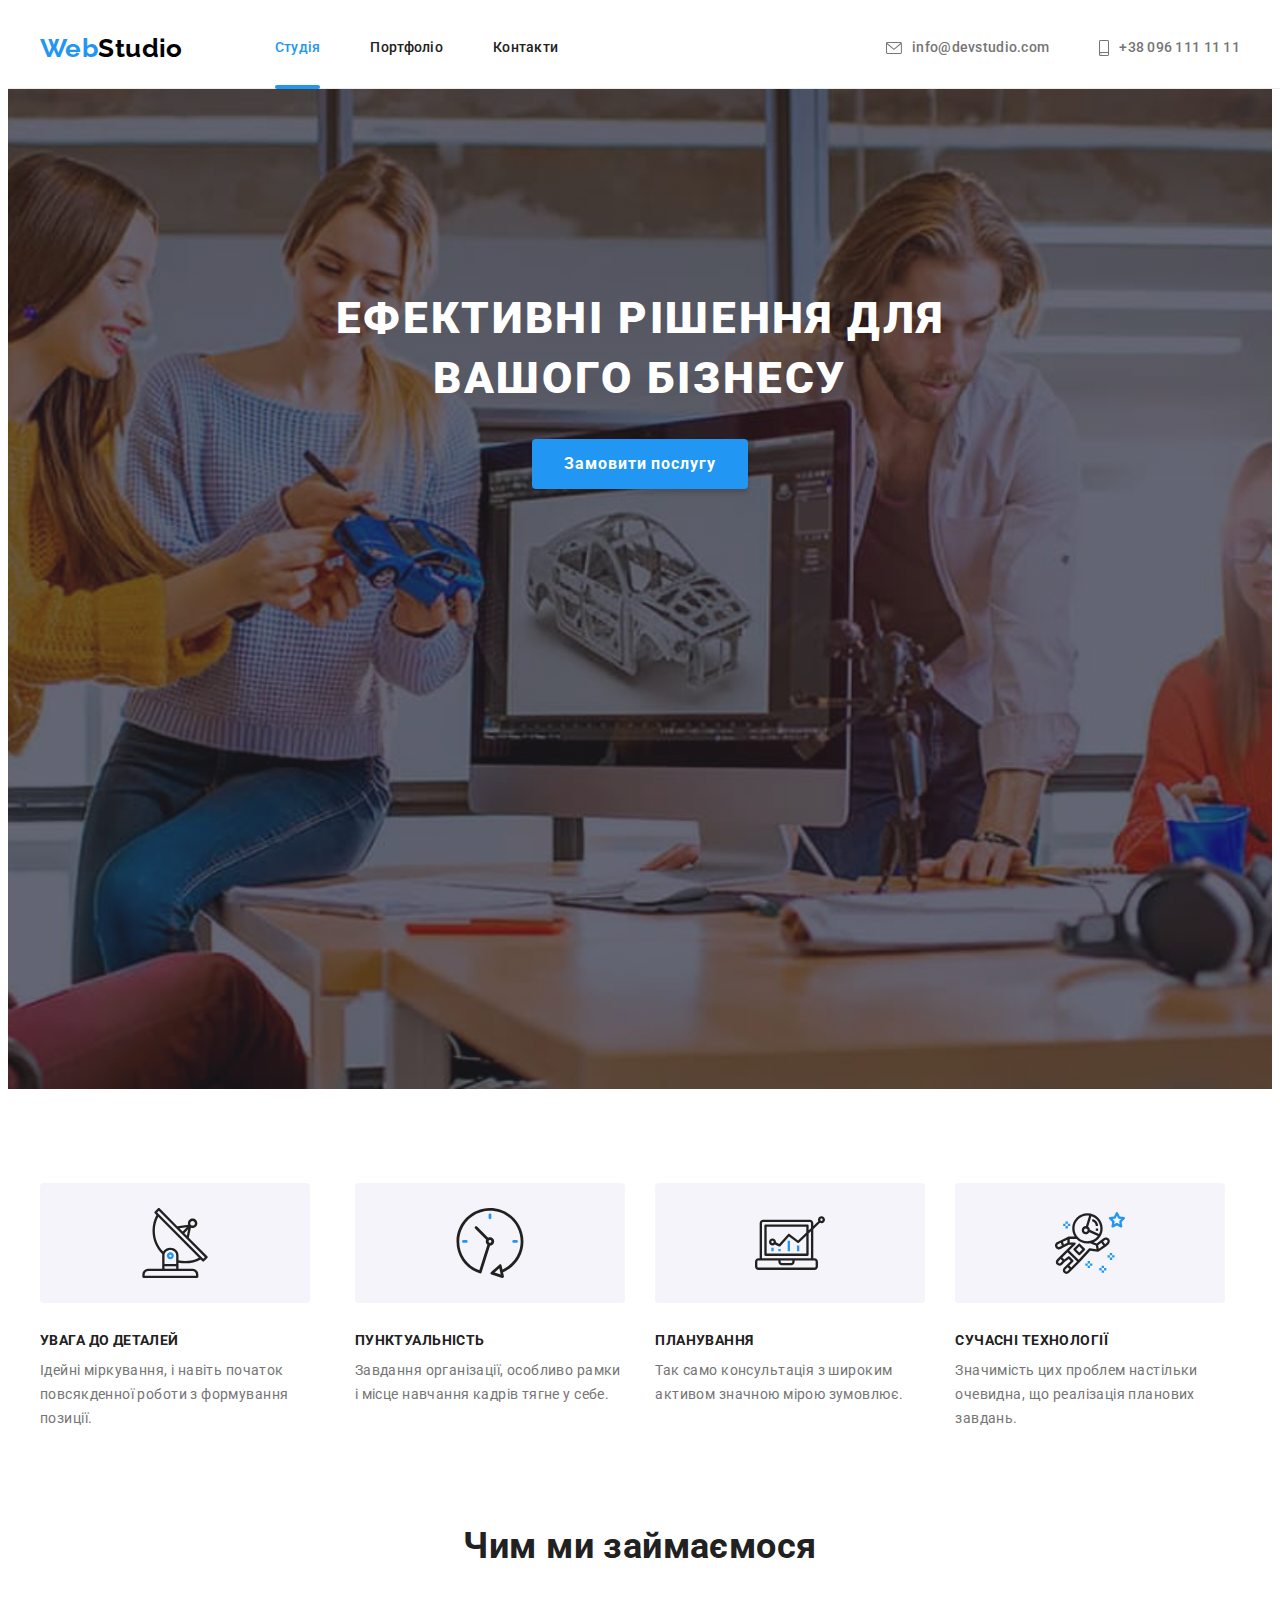
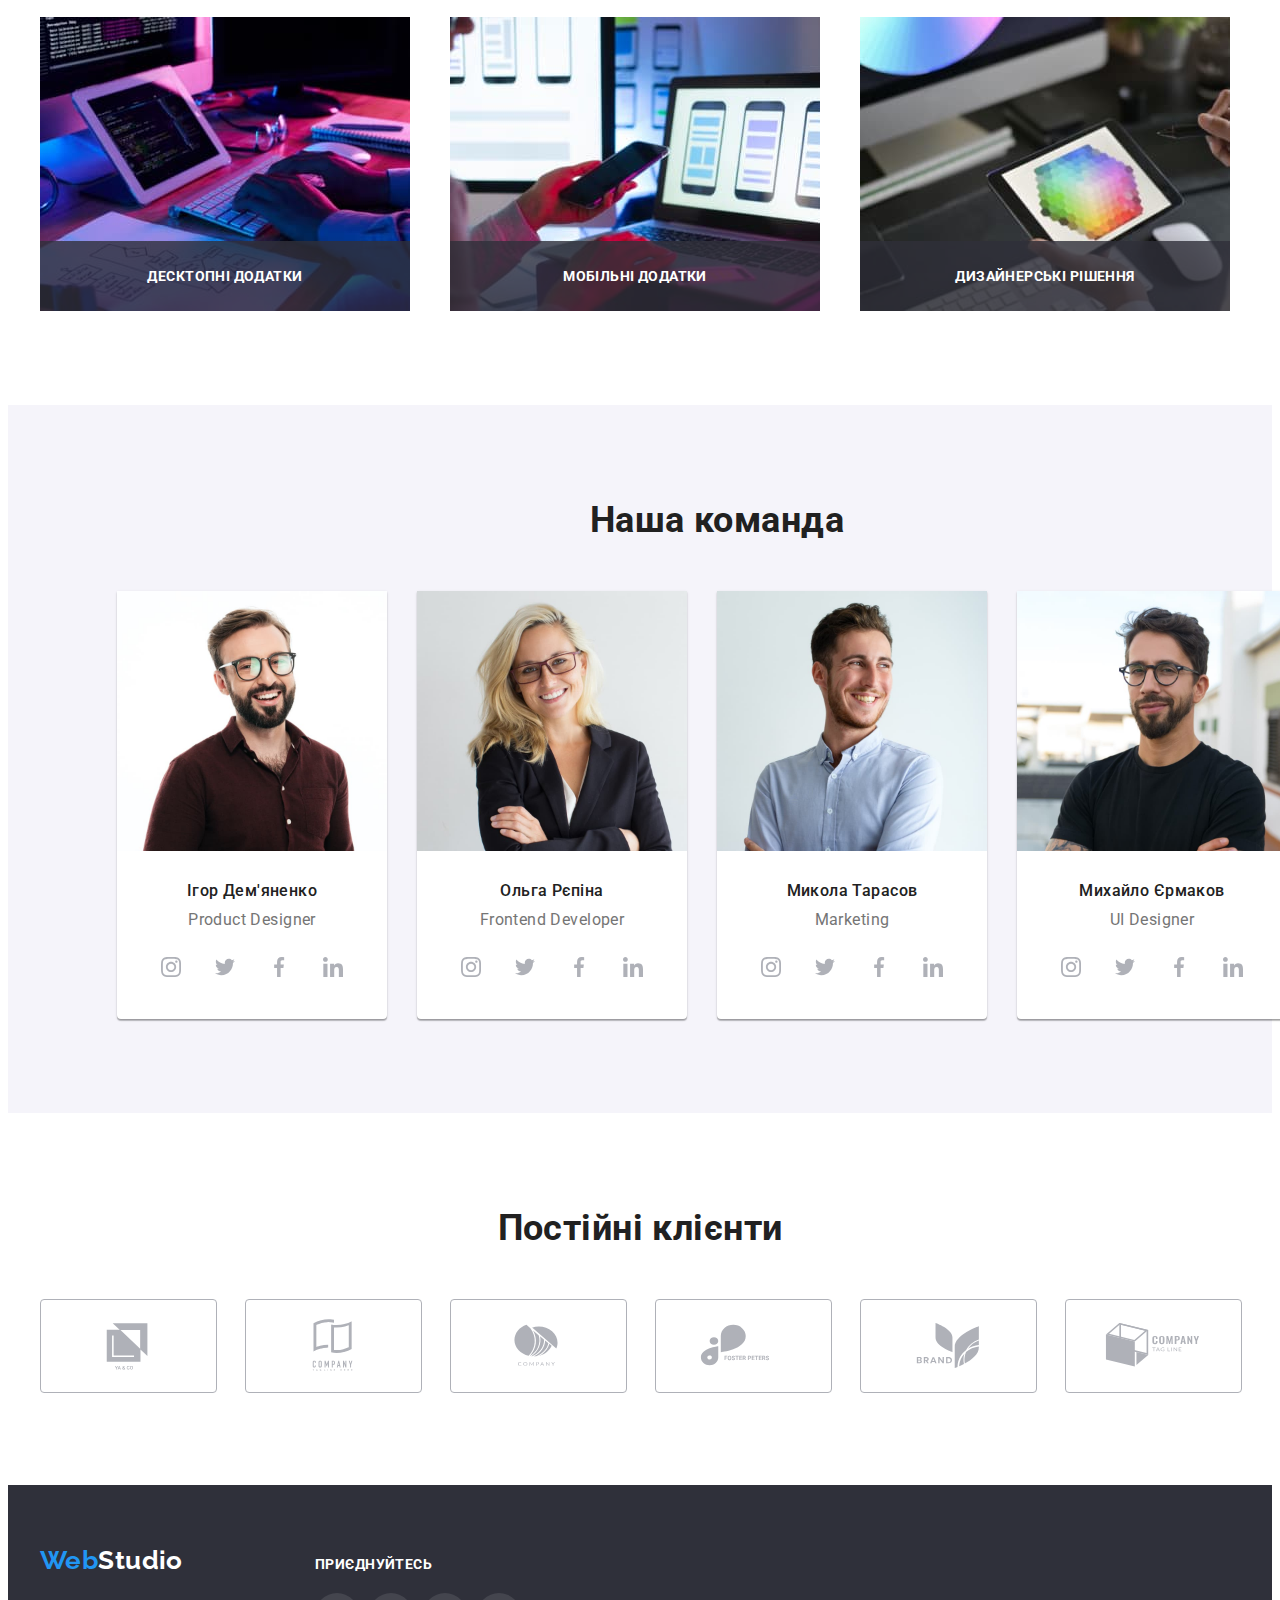
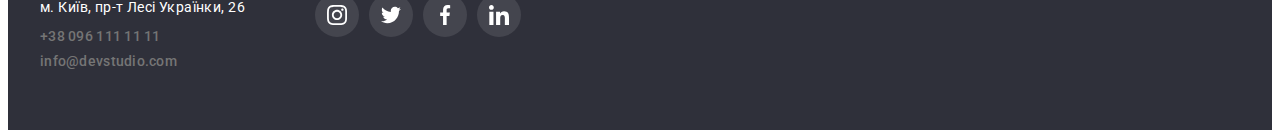
<file: index.html>
<!DOCTYPE html>
<html lang="uk">
  <head>
    <meta charset="UTF-8" />
    <meta http-equiv="X-UA-Compatible" content="IE=edge" />
    <meta name="viewport" content="width=device-width, initial-scale=1.0" />
    <title>Document</title>
    <link rel="preconnect" href="https://fonts.googleapis.com" />
    <link rel="preconnect" href="https://fonts.gstatic.com" crossorigin />
    <link
      href="https://fonts.googleapis.com/css2?family=Raleway:wght@700&family=Roboto:wght@400;500;700;900&display=swap"
      rel="stylesheet"
    />
    <link
      rel="stylesheet"
      href="https://cdnjs.cloudflare.com/ajax/libs/modern-normalize/1.1.0/modern-normalize.min.css"
      integrity="sha512-wpPYUAdjBVSE4KJnH1VR1HeZfpl1ub8YT/NKx4PuQ5NmX2tKuGu6U/JRp5y+Y8XG2tV+wKQpNHVUX03MfMFn9Q=="
      crossorigin="anonymous"
      referrerpolicy="no-referrer"
    />
    <link rel="stylesheet" href="./css/styles.css" />
  </head>

  <body>
    <header class="page-header">
      <div class="container header-nav">
        <nav class="main-nav">
          <a href="./index.html" class="logo">
            <span class="logo-color">Web</span>Studio</a
          >
          <ul class="site-nav">
            <li class="item">
              <a href="./index.html" class="link current">Студія</a>
            </li>
            <li class="item">
              <a href="./portfolio.html" class="link">Портфоліо</a>
            </li>
            <li class="item"><a href="#" class="link">Контакти</a></li>
          </ul>
        </nav>
        <ul class="contacts">
          <li class="contacts-item">
            <a href="mailto:info@devstudio.com" class="contacts-link">
              <svg class="contacts-icon" width="16px" height="12px">
                <use href="./images/icons.svg#icon-envelope"></use></svg
              >info@devstudio.com</a
            >
          </li>
          <li class="contacts-item">
            <a href="tel:+380961111111" class="contacts-link">
              <svg class="contacts-icon" width="10px" height="16px">
                <use href="./images/icons.svg#icon-smartphone"></use></svg
              >+38 096 111 11 11</a
            >
          </li>
        </ul>
      </div>
    </header>

    <main>
      <section class="hero overlay">
        <div class="container">
          <h1 class="hero-title">Ефективні рішення для вашого бізнесу</h1>
          <button data-modal-open class="hero-button" type="button">
            Замовити послугу
          </button>
        </div>
      </section>

      <section class="section">
        <div class="container">
          <h2 class="title hidden visually-hidden">Наші особливості</h2>
          <ul class="features">
            <li class="features-item">
              <div class="features-icon">
                <svg width="70px" height="70px">
                  <use href="./images/icons.svg#icon-antenna"></use>
                </svg>
              </div>
              <h3 class="title">УВАГА ДО ДЕТАЛЕЙ</h3>
              <p class="text">
                Ідейні міркування, і навіть початок повсякденної роботи з
                формування позиції.
              </p>
            </li>
            <li class="features-item">
              <div class="features-icon">
                <svg width="70px" height="70px">
                  <use href="./images/icons.svg#icon-clock"></use>
                </svg>
              </div>
              <h3 class="title">ПУНКТУАЛЬНІСТЬ</h3>
              <p class="text">
                Завдання організації, особливо рамки і місце навчання кадрів
                тягне у себе.
              </p>
            </li>
            <li class="features-item">
              <div class="features-icon">
                <svg width="70px" height="70px">
                  <use href="./images/icons.svg#icon-diagram"></use>
                </svg>
              </div>
              <h3 class="title">ПЛАНУВАННЯ</h3>
              <p class="text">
                Так само консультація з широким активом значною мірою зумовлює.
              </p>
            </li>
            <li class="features-item">
              <div class="features-icon">
                <svg width="70px" height="70px">
                  <use href="./images/icons.svg#icon-astronaut"></use>
                </svg>
              </div>
              <h3 class="title">СУЧАСНІ ТЕХНОЛОГІЇ</h3>
              <p class="text">
                Значимість цих проблем настільки очевидна, що реалізація
                планових завдань.
              </p>
            </li>
          </ul>
        </div>
      </section>

      <section class="section section-padding">
        <div class="container">
          <h2 class="section-title">Чим ми займаємося</h2>
          <ul class="activity">
            <li class="activity-item">
              <div class="activity-lable-wrap">
                <img
                  src="./images/box1.jpg"
                  alt="Людина працює з планшетом та клавіатурою"
                  width="370"
                />
                <p class="lable-text">Десктопні додатки</p>
              </div>
            </li>
            <li class="activity-item">
              <div class="activity-lable-wrap">
                <img
                  src="./images/box2.jpg"
                  alt="Людина працює з телефоном та ноутбуком"
                  width="370"
                />
                <p class="lable-text">Мобільні додатки</p>
              </div>
            </li>
            <li class="activity-item">
              <div class="activity-lable-wrap">
                <img
                  src="./images/box3.jpg"
                  alt="Людина працює зі спектром кольорів на планшеті"
                  width="370"
                />
                <p class="lable-text">Дизайнерські рішення</p>
              </div>
            </li>
          </ul>
        </div>
      </section>

      <section class="section-team">
        <div class="container">
          <h2 class="section-title">Наша команда</h2>
          <ul class="team-list">
            <li class="team-item">
              <img
                src="./images/img.jpg"
                alt="Усміхнений хлопець в окулярах"
                width="270"
              />
              <div class="team">
                <h3 class="team-title">Ігор Дем'яненко</h3>
                <p class="team-text">Product Designer</p>
                <ul class="social-networks-list">
                  <li class="social-networks-item">
                    <a
                      class="social-networks-link"
                      href="#"
                      target="_blank"
                      rel="noopener noreferrer nofollow"
                    >
                      <svg
                        class="social-networks-icon"
                        width="20px"
                        height="20px"
                      >
                        <use href="./images/icons.svg#icon-instagram"></use>
                      </svg>
                    </a>
                  </li>
                  <li class="social-networks-item">
                    <a
                      class="social-networks-link"
                      href="#"
                      target="_blank"
                      rel="noopener noreferrer nofollow"
                    >
                      <svg
                        class="social-networks-icon"
                        width="20px"
                        height="20px"
                      >
                        <use href="./images/icons.svg#icon-twitter"></use>
                      </svg>
                    </a>
                  </li>
                  <li class="social-networks-item">
                    <a
                      class="social-networks-link"
                      href="#"
                      target="_blank"
                      rel="noopener noreferrer nofollow"
                    >
                      <svg
                        class="social-networks-icon"
                        width="20px"
                        height="20px"
                      >
                        <use href="./images/icons.svg#icon-facebook"></use>
                      </svg>
                    </a>
                  </li>
                  <li class="social-networks-item">
                    <a
                      class="social-networks-link"
                      href="#"
                      target="_blank"
                      rel="noopener noreferrer nofollow"
                    >
                      <svg
                        class="social-networks-icon"
                        width="20px"
                        height="20px"
                      >
                        <use href="./images/icons.svg#icon-linkedin"></use>
                      </svg>
                    </a>
                  </li>
                </ul>
              </div>
            </li>
            <li class="team-item">
              <img
                src="./images/img-2.jpg"
                alt="Усміхнена дівчина в окулярах"
                width="270"
              />
              <div class="team">
                <h3 class="team-title">Ольга Рєпіна</h3>
                <p class="team-text">Frontend Developer</p>
                <ul class="social-networks-list">
                  <li class="social-networks-item">
                    <a
                      class="social-networks-link"
                      href="#"
                      target="_blank"
                      rel="noopener noreferrer nofollow"
                    >
                      <svg
                        class="social-networks-icon"
                        width="20px"
                        height="20px"
                      >
                        <use href="./images/icons.svg#icon-instagram"></use>
                      </svg>
                    </a>
                  </li>
                  <li class="social-networks-item">
                    <a
                      class="social-networks-link"
                      href="#"
                      target="_blank"
                      rel="noopener noreferrer nofollow"
                    >
                      <svg
                        class="social-networks-icon"
                        width="20px"
                        height="20px"
                      >
                        <use href="./images/icons.svg#icon-twitter"></use>
                      </svg>
                    </a>
                  </li>
                  <li class="social-networks-item">
                    <a
                      class="social-networks-link"
                      href="#"
                      target="_blank"
                      rel="noopener noreferrer nofollow"
                    >
                      <svg
                        class="social-networks-icon"
                        width="20px"
                        height="20px"
                      >
                        <use href="./images/icons.svg#icon-facebook"></use>
                      </svg>
                    </a>
                  </li>
                  <li class="social-networks-item">
                    <a
                      class="social-networks-link"
                      href="#"
                      target="_blank"
                      rel="noopener noreferrer nofollow"
                    >
                      <svg
                        class="social-networks-icon"
                        width="20px"
                        height="20px"
                      >
                        <use href="./images/icons.svg#icon-linkedin"></use>
                      </svg>
                    </a>
                  </li>
                </ul>
              </div>
            </li>
            <li class="team-item">
              <img
                src="./images/img-3.jpg"
                alt="Усміхнений хлопець"
                width="270"
              />
              <div class="team">
                <h3 class="team-title">Микола Тарасов</h3>
                <p class="team-text">Marketing</p>
                <ul class="social-networks-list">
                  <li class="social-networks-item">
                    <a
                      class="social-networks-link"
                      href="#"
                      target="_blank"
                      rel="noopener noreferrer nofollow"
                    >
                      <svg
                        class="social-networks-icon"
                        width="20px"
                        height="20px"
                      >
                        <use href="./images/icons.svg#icon-instagram"></use>
                      </svg>
                    </a>
                  </li>
                  <li class="social-networks-item">
                    <a
                      class="social-networks-link"
                      href="#"
                      target="_blank"
                      rel="noopener noreferrer nofollow"
                    >
                      <svg
                        class="social-networks-icon"
                        width="20px"
                        height="20px"
                      >
                        <use href="./images/icons.svg#icon-twitter"></use>
                      </svg>
                    </a>
                  </li>
                  <li class="social-networks-item">
                    <a
                      class="social-networks-link"
                      href="#"
                      target="_blank"
                      rel="noopener noreferrer nofollow"
                    >
                      <svg
                        class="social-networks-icon"
                        width="20px"
                        height="20px"
                      >
                        <use href="./images/icons.svg#icon-facebook"></use>
                      </svg>
                    </a>
                  </li>
                  <li class="social-networks-item">
                    <a
                      class="social-networks-link"
                      href="#"
                      target="_blank"
                      rel="noopener noreferrer nofollow"
                    >
                      <svg
                        class="social-networks-icon"
                        width="20px"
                        height="20px"
                      >
                        <use href="./images/icons.svg#icon-linkedin"></use>
                      </svg>
                    </a>
                  </li>
                </ul>
              </div>
            </li>
            <li class="team-item">
              <img
                src="./images/img-4.jpg"
                alt="Усміхнений хлопець в окулярах"
                width="270"
              />
              <div class="team">
                <h3 class="team-title">Михайло Єрмаков</h3>
                <p class="team-text">UI Designer</p>
                <ul class="social-networks-list">
                  <li class="social-networks-item">
                    <a
                      class="social-networks-link"
                      href="#"
                      target="_blank"
                      rel="noopener noreferrer nofollow"
                    >
                      <svg
                        class="social-networks-icon"
                        width="20px"
                        height="20px"
                      >
                        <use href="./images/icons.svg#icon-instagram"></use>
                      </svg>
                    </a>
                  </li>
                  <li class="social-networks-item">
                    <a
                      class="social-networks-link"
                      href="#"
                      target="_blank"
                      rel="noopener noreferrer nofollow"
                    >
                      <svg
                        class="social-networks-icon"
                        width="20px"
                        height="20px"
                      >
                        <use href="./images/icons.svg#icon-twitter"></use>
                      </svg>
                    </a>
                  </li>
                  <li class="social-networks-item">
                    <a
                      class="social-networks-link"
                      href="#"
                      target="_blank"
                      rel="noopener noreferrer nofollow"
                    >
                      <svg
                        class="social-networks-icon"
                        width="20px"
                        height="20px"
                      >
                        <use href="./images/icons.svg#icon-facebook"></use>
                      </svg>
                    </a>
                  </li>
                  <li class="social-networks-item">
                    <a
                      class="social-networks-link"
                      href="#"
                      target="_blank"
                      rel="noopener noreferrer nofollow"
                    >
                      <svg
                        class="social-networks-icon"
                        width="20px"
                        height="20px"
                      >
                        <use href="./images/icons.svg#icon-linkedin"></use>
                      </svg>
                    </a>
                  </li>
                </ul>
              </div>
            </li>
          </ul>
        </div>
      </section>

      <section class="section">
        <div class="container">
          <h2 class="section-title">Постійні клієнти</h2>
          <ul class="clients-list">
            <li class="client-item">
              <a href="" class="client-link">
                <svg class="client-icon">
                  <use
                    href="./images/icons.svg#icon-client1"
                    width="106px"
                    height="60px"
                  ></use>
                </svg>
              </a>
            </li>
            <li class="client-item">
              <a href="" class="client-link">
                <svg class="client-icon">
                  <use
                    href="./images/icons.svg#icon-client2"
                    width="106px"
                    height="60px"
                  ></use>
                </svg>
              </a>
            </li>
            <li class="client-item">
              <a href="" class="client-link">
                <svg class="client-icon">
                  <use
                    href="./images/icons.svg#icon-client3"
                    width="106px"
                    height="60px"
                  ></use>
                </svg>
              </a>
            </li>
            <li class="client-item">
              <a href="" class="client-link">
                <svg class="client-icon">
                  <use
                    href="./images/icons.svg#icon-client4"
                    width="106px"
                    height="60px"
                  ></use>
                </svg>
              </a>
            </li>
            <li class="client-item">
              <a href="" class="client-link">
                <svg class="client-icon">
                  <use
                    href="./images/icons.svg#icon-client5"
                    width="106px"
                    height="60px"
                  ></use>
                </svg>
              </a>
            </li>
            <li class="client-item">
              <a href="" class="client-link">
                <svg class="client-icon">
                  <use
                    href="./images/icons.svg#icon-client6"
                    width="106px"
                    height="60px"
                  ></use>
                </svg>
              </a>
            </li>
          </ul>
        </div>
      </section>
    </main>

    <footer class="footer">
      <div class="container address-social">
        <div>
          <a class="footer-logo" href="./index.html"
            ><span class="logo-color">Web</span>Studio</a
          >
          <address>
            <ul class="footer-contacts">
              <li class="footer-item">
                <a
                  href="https://goo.gl/maps/CPtrU1FHBa2aNyZL9"
                  target="_blank"
                  rel="noopener noreferrer nofollow"
                  class="address"
                  >м. Київ, пр-т Лесі Українки, 26</a
                >
              </li>
              <li class="footer-item">
                <a href="tel:+380961111111" class="link">+38 096 111 11 11</a>
              </li>
              <li class="footer-item">
                <a href="mailto:info@devstudio.com" class="link"
                  >info@devstudio.com</a
                >
              </li>
            </ul>
          </address>
        </div>
        <div class="footer-social-networks">
          <p class="footer-title">Приєднуйтесь</p>
          <ul class="footer-social-list">
            <li class="footer-social-item">
              <a
                class="footer-social-link"
                href="#"
                target="_blank"
                rel="noopener noreferrer nofollow"
              >
                <svg class="footer-social-icon" width="20px" height="20px">
                  <use href="./images/icons.svg#icon-instagram"></use>
                </svg>
              </a>
            </li>
            <li class="footer-social-item">
              <a
                class="footer-social-link"
                href="#"
                target="_blank"
                rel="noopener noreferrer nofollow"
              >
                <svg class="footer-social-icon" width="20px" height="20px">
                  <use href="./images/icons.svg#icon-twitter"></use>
                </svg>
              </a>
            </li>
            <li class="footer-social-item">
              <a
                class="footer-social-link"
                href="#"
                target="_blank"
                rel="noopener noreferrer nofollow"
              >
                <svg class="footer-social-icon" width="20px" height="20px">
                  <use href="./images/icons.svg#icon-facebook"></use>
                </svg>
              </a>
            </li>
            <li class="footer-social-item">
              <a
                class="footer-social-link"
                href="#"
                target="_blank"
                rel="noopener noreferrer nofollow"
              >
                <svg class="footer-social-icon" width="20px" height="20px">
                  <use href="./images/icons.svg#icon-linkedin"></use>
                </svg>
              </a>
            </li>
          </ul>
        </div>
      </div>
    </footer>
    <div data-modal class="backdrop is-hidden">
      <div class="modal">
        <button type="button" class="modal-close" data-modal-close>
          <svg class="modal-close-icon" width="18px" height="18px">
            <use href="./images/icons.svg#icon-close"></use>
          </svg>
        </button>
      </div>
    </div>
    <script src="./js/modal.js"></script>
  </body>
</html>
</file>
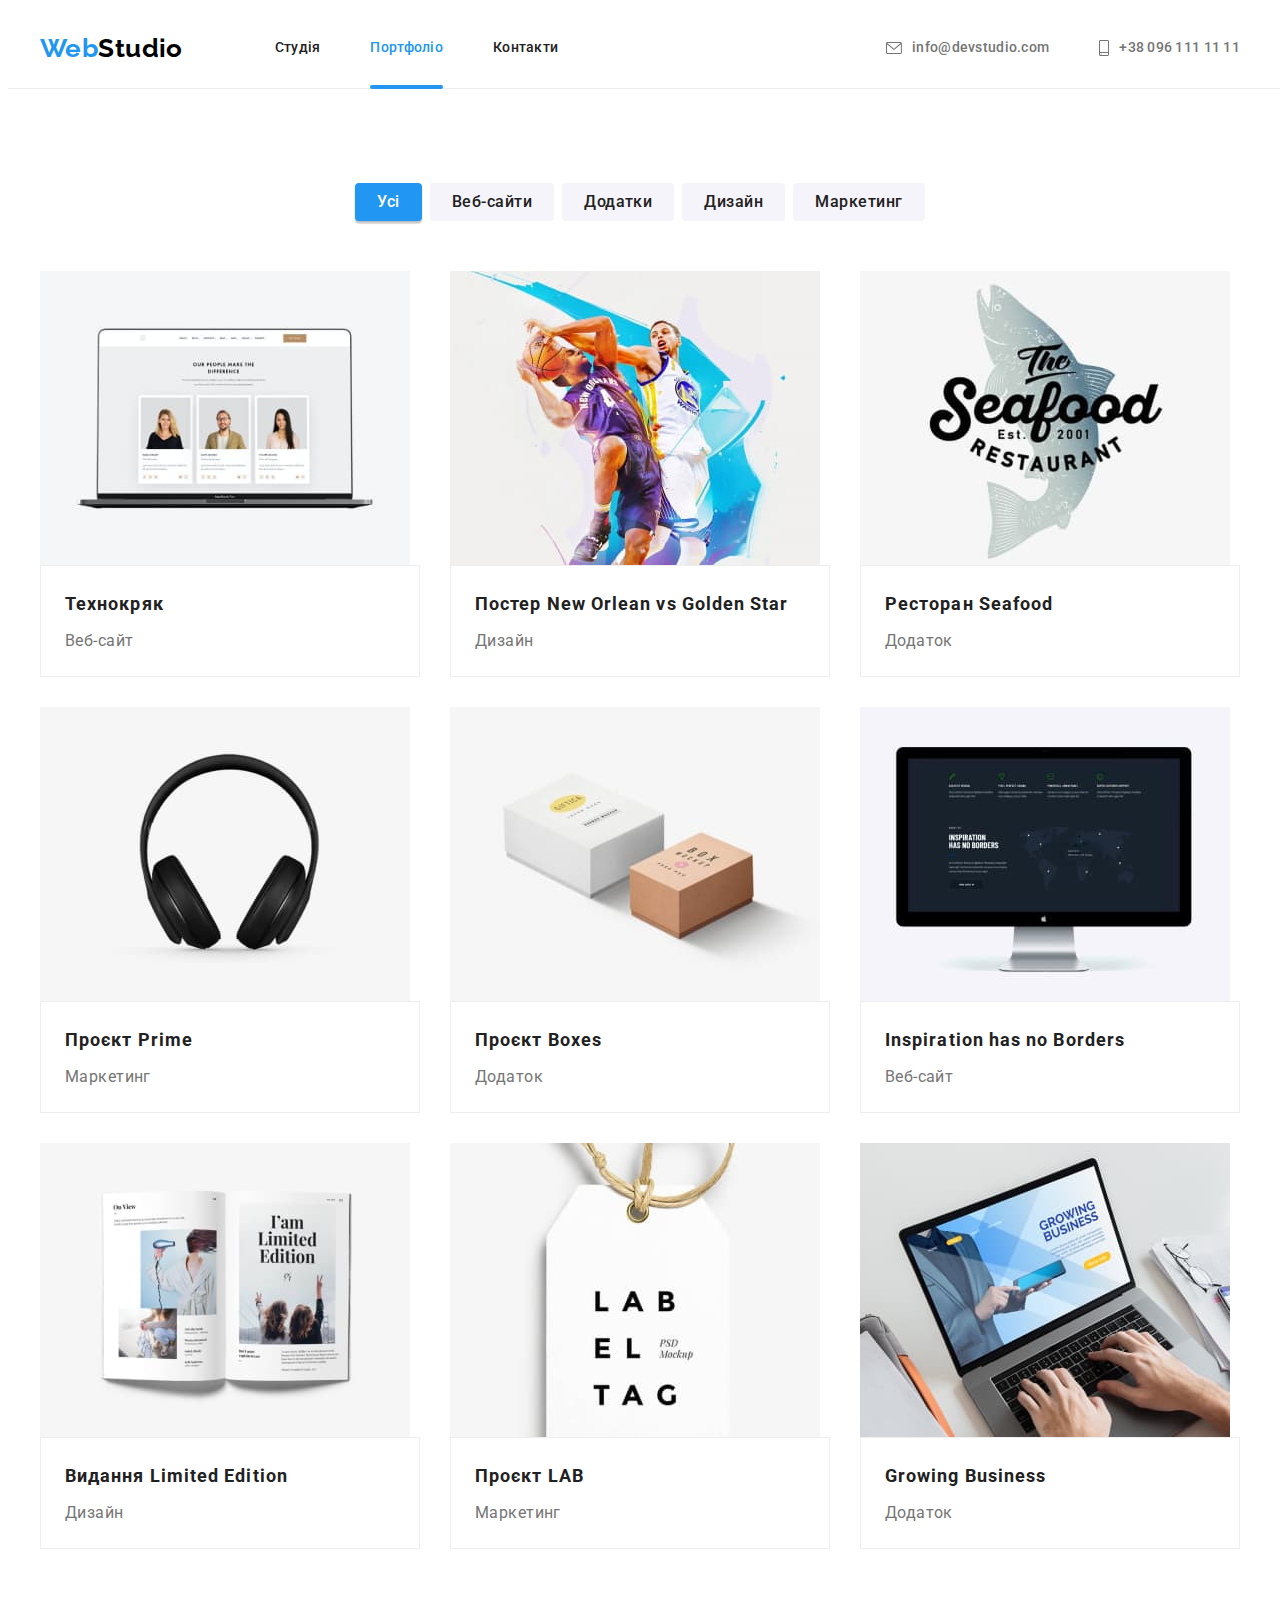
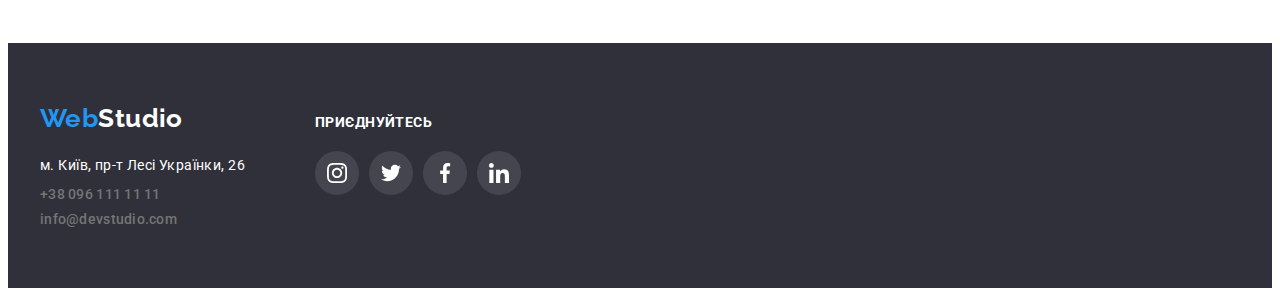
<file: portfolio.html>
<!DOCTYPE html>
<html lang="uk">
  <head>
    <meta charset="UTF-8" />
    <meta http-equiv="X-UA-Compatible" content="IE=edge" />
    <meta name="viewport" content="width=device-width, initial-scale=1.0" />
    <title>Document</title>
    <link rel="preconnect" href="https://fonts.googleapis.com" />
    <link rel="preconnect" href="https://fonts.gstatic.com" crossorigin />
    <link
      href="https://fonts.googleapis.com/css2?family=Raleway:wght@700&family=Roboto:wght@400;500;700;900&display=swap"
      rel="stylesheet"
    />
    <link
      rel="stylesheet"
      href="https://cdnjs.cloudflare.com/ajax/libs/modern-normalize/1.1.0/modern-normalize.min.css"
      integrity="sha512-wpPYUAdjBVSE4KJnH1VR1HeZfpl1ub8YT/NKx4PuQ5NmX2tKuGu6U/JRp5y+Y8XG2tV+wKQpNHVUX03MfMFn9Q=="
      crossorigin="anonymous"
      referrerpolicy="no-referrer"
    />
    <link rel="stylesheet" href="./css/styles.css" />
  </head>

  <body>
    <header class="page-header">
      <div class="container header-nav">
        <nav class="main-nav">
          <a href="./index.html" class="logo">
            <span class="logo-color">Web</span>Studio</a
          >
          <ul class="site-nav">
            <li class="item">
              <a href="./index.html" class="link">Студія</a>
            </li>
            <li class="item">
              <a href="./portfolio.html" class="link current">Портфоліо</a>
            </li>
            <li class="item"><a href="#" class="link">Контакти</a></li>
          </ul>
        </nav>
        <ul class="contacts">
          <li class="contacts-item">
            <a href="mailto:info@devstudio.com" class="contacts-link">
              <svg class="contacts-icon mail" width="16px" height="12px">
                <use href="./images/icons.svg#icon-envelope"></use></svg
              >info@devstudio.com</a
            >
          </li>
          <li class="contacts-item">
            <a href="tel:+380961111111" class="contacts-link">
              <svg class="contacts-icon tel" width="10px" height="16px">
                <use href="./images/icons.svg#icon-smartphone"></use></svg
              >+38 096 111 11 11</a
            >
          </li>
        </ul>
      </div>
    </header>

    <main>
      <section class="section">
        <div class="container">
          <h1 class="visually-hidden">Портфоліо</h1>
          <ul class="filters">
            <li>
              <button type="button" class="filter-button current">Усі</button>
            </li>
            <li>
              <button type="button" class="filter-button">Веб-сайти</button>
            </li>
            <li>
              <button type="button" class="filter-button">Додатки</button>
            </li>
            <li>
              <button type="button" class="filter-button">Дизайн</button>
            </li>
            <li>
              <button type="button" class="filter-button">Маркетинг</button>
            </li>
          </ul>
          <ul class="portfolio">
            <li class="portfolio-element">
              <a class="portfolio-link" href="">
                <div class="text-top-wrap">
                  <img src="./images/img1.jpg" alt="Ноутбук" width="370" />
                  <p class="description-text">
                    Ресурс пропонує комплексні пропозиції з різним рівнем
                    функціоналу та сервісів. Все це дозволить відвідувачу
                    отримати вичерпні відомості про компанію чи приватну особу.
                  </p>
                </div>
                <div class="portfolio-item">
                  <h2 class="portfolio-title">Технокряк</h2>
                  <p class="portfolio-text">Веб-сайт</p>
                </div>
              </a>
            </li>
            <li class="portfolio-element">
              <a class="portfolio-link" href="">
                <div class="text-top-wrap">
                  <img
                    src="./images/img2.jpg"
                    alt="Два баскетболіста з м'ячем"
                    width="370"
                  />
                  <p class="description-text">
                    Ресурс пропонує комплексні пропозиції з різним рівнем
                    функціоналу та сервісів. Все це дозволить відвідувачу
                    отримати вичерпні відомості про компанію чи приватну особу.
                  </p>
                </div>
                <div class="portfolio-item">
                  <h2 class="portfolio-title">
                    Постер New Orlean vs Golden Star
                  </h2>
                  <p class="portfolio-text">Дизайн</p>
                </div>
              </a>
            </li>
            <li class="portfolio-element">
              <a class="portfolio-link" href="">
                <div class="text-top-wrap">
                  <img
                    src="./images/img3.jpg"
                    alt="Рекламний постер ресторану морепродуктів"
                    width="370"
                  />
                  <p class="description-text">
                    Ресурс пропонує комплексні пропозиції з різним рівнем
                    функціоналу та сервісів. Все це дозволить відвідувачу
                    отримати вичерпні відомості про компанію чи приватну особу.
                  </p>
                </div>
                <div class="portfolio-item">
                  <h2 class="portfolio-title">Ресторан Seafood</h2>
                  <p class="portfolio-text">Додаток</p>
                </div>
              </a>
            </li>
            <li class="portfolio-element">
              <a class="portfolio-link" href="">
                <div class="text-top-wrap">
                  <img src="./images/img4.jpg" alt="Навушники" width="370" />
                  <p class="description-text">
                    Ресурс пропонує комплексні пропозиції з різним рівнем
                    функціоналу та сервісів. Все це дозволить відвідувачу
                    отримати вичерпні відомості про компанію чи приватну особу.
                  </p>
                </div>
                <div class="portfolio-item">
                  <h2 class="portfolio-title">Проєкт Prime</h2>
                  <p class="portfolio-text">Маркетинг</p>
                </div>
              </a>
            </li>
            <li class="portfolio-element">
              <a class="portfolio-link" href="">
                <div class="text-top-wrap">
                  <img src="./images/img5.jpg" alt="Дві коробки" width="370" />
                  <p class="description-text">
                    Ресурс пропонує комплексні пропозиції з різним рівнем
                    функціоналу та сервісів. Все це дозволить відвідувачу
                    отримати вичерпні відомості про компанію чи приватну особу.
                  </p>
                </div>
                <div class="portfolio-item">
                  <h2 class="portfolio-title">Проєкт Boxes</h2>
                  <p class="portfolio-text">Додаток</p>
                </div>
              </a>
            </li>
            <li class="portfolio-element">
              <a class="portfolio-link" href="">
                <div class="text-top-wrap">
                  <img
                    src="./images/img6.jpg"
                    alt="Компютерний монітор"
                    width="370"
                  />
                  <p class="description-text">
                    Ресурс пропонує комплексні пропозиції з різним рівнем
                    функціоналу та сервісів. Все це дозволить відвідувачу
                    отримати вичерпні відомості про компанію чи приватну особу.
                  </p>
                </div>
                <div class="portfolio-item">
                  <h2 class="portfolio-title">Inspiration has no Borders</h2>
                  <p class="portfolio-text">Веб-сайт</p>
                </div>
              </a>
            </li>
            <li class="portfolio-element">
              <a class="portfolio-link" href="">
                <div class="text-top-wrap">
                  <img
                    src="./images/img7.jpg"
                    alt="Відкритий журнал"
                    width="370"
                  />
                  <p class="description-text">
                    Ресурс пропонує комплексні пропозиції з різним рівнем
                    функціоналу та сервісів. Все це дозволить відвідувачу
                    отримати вичерпні відомості про компанію чи приватну особу.
                  </p>
                </div>
                <div class="portfolio-item">
                  <h2 class="portfolio-title">Видання Limited Edition</h2>
                  <p class="portfolio-text">Дизайн</p>
                </div>
              </a>
            </li>
            <li class="portfolio-element">
              <a class="portfolio-link" href="">
                <div class="text-top-wrap">
                  <img
                    src="./images/img8.jpg"
                    alt="Ярлик на шнурку"
                    width="370"
                  />
                  <p class="description-text">
                    Ресурс пропонує комплексні пропозиції з різним рівнем
                    функціоналу та сервісів. Все це дозволить відвідувачу
                    отримати вичерпні відомості про компанію чи приватну особу.
                  </p>
                </div>
                <div class="portfolio-item">
                  <h2 class="portfolio-title">Проєкт LAB</h2>
                  <p class="portfolio-text">Маркетинг</p>
                </div>
              </a>
            </li>
            <li class="portfolio-element">
              <a class="portfolio-link" href="">
                <div class="text-top-wrap">
                  <img
                    src="./images/img9.jpg"
                    alt="Людина працює за ноутбуком"
                    width="370"
                  />
                  <p class="description-text">
                    Ресурс пропонує комплексні пропозиції з різним рівнем
                    функціоналу та сервісів. Все це дозволить відвідувачу
                    отримати вичерпні відомості про компанію чи приватну особу.
                  </p>
                </div>
                <div class="portfolio-item">
                  <h2 class="portfolio-title">Growing Business</h2>
                  <p class="portfolio-text">Додаток</p>
                </div>
              </a>
            </li>
          </ul>
        </div>
      </section>
    </main>

    <footer class="footer">
      <div class="container address-social">
        <div>
          <a class="footer-logo" href="./index.html"
            ><span class="logo-color">Web</span>Studio</a
          >
          <address>
            <ul class="footer-contacts">
              <li class="footer-item">
                <a
                  href="https://goo.gl/maps/CPtrU1FHBa2aNyZL9"
                  target="_blank"
                  rel="noopener noreferrer nofollow"
                  class="address"
                  >м. Київ, пр-т Лесі Українки, 26</a
                >
              </li>
              <li class="footer-item">
                <a href="tel:+380961111111" class="link">+38 096 111 11 11</a>
              </li>
              <li class="footer-item">
                <a href="mailto:info@devstudio.com" class="link"
                  >info@devstudio.com</a
                >
              </li>
            </ul>
          </address>
        </div>
        <div class="footer-social-networks">
          <p class="footer-title">Приєднуйтесь</p>
          <ul class="footer-social-list">
            <li class="footer-social-item">
              <a
                class="footer-social-link"
                href="#"
                target="_blank"
                rel="noopener noreferrer nofollow"
              >
                <svg class="footer-social-icon" width="20px" height="20px">
                  <use href="./images/icons.svg#icon-instagram"></use>
                </svg>
              </a>
            </li>
            <li class="footer-social-item">
              <a
                class="footer-social-link"
                href="#"
                target="_blank"
                rel="noopener noreferrer nofollow"
              >
                <svg class="footer-social-icon" width="20px" height="20px">
                  <use href="./images/icons.svg#icon-twitter"></use>
                </svg>
              </a>
            </li>
            <li class="footer-social-item">
              <a
                class="footer-social-link"
                href="#"
                target="_blank"
                rel="noopener noreferrer nofollow"
              >
                <svg class="footer-social-icon" width="20px" height="20px">
                  <use href="./images/icons.svg#icon-facebook"></use>
                </svg>
              </a>
            </li>
            <li class="footer-social-item">
              <a
                class="footer-social-link"
                href="#"
                target="_blank"
                rel="noopener noreferrer nofollow"
              >
                <svg class="footer-social-icon" width="20px" height="20px">
                  <use href="./images/icons.svg#icon-linkedin"></use>
                </svg>
              </a>
            </li>
          </ul>
        </div>
      </div>
    </footer>
  </body>
</html>
</file>
<file: css/styles.css>
:root {
  --primery-bacground-color: #f5f5f5;
  --bacground-color: #ffffff;
  --header-bacground-color: #ececec;
  --icon-bacground-color: #f5f4fa;
  --button-text-hover-color: #ffffff;
  --hero-title-color: #ffffff;
  --accent-bacground-color: #2f303a;
  --primary-text-color: #757575;
  --title-text-color: #212121;
  --logo-text-color: #2196f3;
  --button-bacground-color: #2196f3;
  --address-color: #ffffff;
  --logo-color: #000000;
  --footer-logo-color: #ffffff;
  --section-team-color: #f5f4fa;
  --border-color: #eeeeee;
  --icon-color: #afb1b8;
  --hover-bacground-color: #2196f3;
  --hover-icon-color: #ffffff;
  --contacts-icon-color: #757575;
  --hover-contacts-icon-color: #2196f3;
  --footer-icon-color: #ffffff;
  --footer-title-color: #ffffff;
  --line-color: #ececec;
  --modal-button-close-color: #000000;
  --hover-modal-button: #2196f3;
  --text-portfolio-color: #ffffff;
  --lable-text-color: #ffffff;
  --timing-function: 250ms cubic-bezier(0.4, 0, 0.2, 1);
}

p,
h1,
h2,
h3,
h4,
h5,
h6 {
  margin: 0;
}

ul,
li {
  margin: 0;
  padding-left: 0;
  list-style: none;
}

button {
  cursor: pointer;
}

address {
  font-style: normal;
}

img {
  display: block;
  max-width: 100%;
  height: auto;
}

body {
  font-family: "Roboto", sans-serif;
  font-size: 14px;
  letter-spacing: 0.03em;
  color: var(--primary-text-color);
  background-color: var(---bacground-color);
}

.page-header a,
.footer a,
.portfolio a {
  text-decoration: none;
}

.container {
  align-items: center;
  margin-left: auto;
  margin-right: auto;
  width: 1200px;
  padding: 0 15px;
}

/* Logo */

.logo {
  font-family: "Raleway", sans-serif;
  font-weight: 700;
  font-size: 26px;
  line-height: 1.19;
  color: var(--logo-color);
}

.logo-color {
  color: var(--button-bacground-color);
}

/* Page header */

.page-header {
  background-color: var(--bacground-color);
}

.page-header::after {
  content: " ";
  width: 1600px;
  height: 1px;
  background-color: var(--line-color);
  display: block;
}

/* Main navigation */

.main-nav {
  display: flex;
  align-items: center;
}

/* Site navigation */

.site-nav {
  display: flex;
  margin-left: 92px;
  gap: 50px;
}

.header-nav {
  display: flex;
}

.site-nav .link {
  display: block;
  padding-top: 32px;
  padding-bottom: 32px;
  color: var(--title-text-color);

  font-weight: 500;
  font-size: 14px;
  line-height: 1.14;
  letter-spacing: 0.02em;
  transition: color var(--timing-function);
}

.site-nav .link:hover,
.site-nav .link:focus {
  color: var(--button-bacground-color);
}

.site-nav .link.current {
  position: relative;
  color: var(--button-bacground-color);
}

.site-nav .link.current::after {
  content: " ";
  position: absolute;
  left: 0;
  bottom: -1px;

  width: 100%;
  height: 4px;

  background: var(--hover-bacground-color);
  border-radius: 2px;
}

/* Contacts */

.contacts {
  display: flex;
  margin-left: auto;
  gap: 50px;
  text-decoration: none;
}

.contacts-item {
  width: 100%;
  height: 100%;
}

.contacts-link {
  display: flex;
  width: 100%;
  height: 100%;
  align-items: center;
  font-weight: 500;
  font-size: 14px;
  line-height: 1.14;
  letter-spacing: 0.02em;
  color: var(--primary-text-color);
  transition: color var(--timing-function);
}

.contacts-icon {
  margin-right: 10px;
  fill: currentColor;
}

.contacts-link:hover,
.contacts-link:focus {
  color: var(--hover-contacts-icon-color);
}

/* Hero */

.hero {
  text-align: center;
  background: var(--accent-bacground-color);
  padding: 200px 0;
}

.overlay {
  max-width: 1600px;
  height: 600px;
  margin-left: auto;
  margin-right: auto;
  background-image: linear-gradient(
      to right,
      rgba(47, 48, 58, 0.4),
      rgba(47, 48, 58, 0.4)
    ),
    url(../images/hero.jpg);
  background-position: center;
  background-size: cover;
  background-repeat: no-repeat;
}

.hero-title {
  width: 696px;
  margin: auto;
  margin-bottom: 30px;
  font-weight: 900;
  font-size: 44px;
  line-height: 1.36;
  letter-spacing: 0.06em;
  text-align: center;
  text-transform: uppercase;
  color: var(--hero-title-color);
}

.hero-button {
  font-size: 16px;
  padding: 10px 32px;
  min-width: 216px;
  font-family: inherit;
  font-weight: 700;
  line-height: 1.88;
  letter-spacing: 0.06em;
  border: none;
  box-shadow: 0px 4px 4px rgba(0, 0, 0, 0.15);
  border-radius: 4px;
  color: var(--button-text-hover-color);
  background-color: var(--button-bacground-color);
}

/* Sections */

.section {
  padding-top: 94px;
  padding-bottom: 94px;
}

.section .title {
  margin-bottom: 50px;
  color: var(--title-text-color);
}

.section-team {
  background-color: var(--section-team-color);
}

.section-title {
  margin-bottom: 50px;
  font-weight: 700;
  font-size: 36px;
  line-height: 1.17;
  text-align: center;
  color: var(--title-text-color);
}

/* Features */

.visually-hidden {
  position: absolute;
  white-space: nowrap;
  width: 1px;
  height: 1px;
  overflow: hidden;
  border: 0;
  padding: 0;
  clip: rect(0 0 0 0);
  clip-path: inset(50%);
  margin: -1px;
}

.features {
  display: flex;
  gap: 30px;
}

.features-item {
  display: flex;
  flex-direction: column;
}

.features-icon {
  display: flex;
  justify-content: center;
  align-items: center;
  margin-bottom: 30px;
  width: 270px;
  height: 120px;
  background: var(--icon-bacground-color);
  border-radius: 4px;
}

.features .title {
  margin-bottom: 10px;
  font-weight: 700;
  font-size: 14px;
  line-height: 1.14;
}

.features .text {
  font-weight: 400;
  font-size: 14px;
  line-height: 1.71;
  color: var(--primary-text-color);
}

/* Filters*/

.filters {
  display: flex;
  gap: 8px;
  margin-bottom: 50px;
}

.filters .filter-button.current {
  border: none;
  color: var(--button-text-hover-color);
  background: var(--button-bacground-color);
  box-shadow: 0px 3px 1px rgba(0, 0, 0, 0.1), 0px 1px 2px rgba(0, 0, 0, 0.08),
    0px 2px 2px rgba(0, 0, 0, 0.12);
  border-radius: 4px;
}

.filters .filter-button {
  font-family: inherit;
  font-style: normal;
  font-weight: 500;
  font-size: 16px;
  line-height: 1.62;
  border: none;
  padding: 6px 22px;
  border-radius: 4px;
  letter-spacing: 0.03em;
  color: var(--title-text-color);
  background: var(--section-team-color);
  border-radius: 4px;
}

.hero-button {
  font-family: inherit;
  font-weight: 700;
  font-size: 16px;
  line-height: 1.88;
  letter-spacing: 0.06em;
  min-width: 216px;
  border: none;
  padding: 10px 32px;
  border-radius: 4px;
  color: var(--button-text-hover-color);
  background-color: var(--button-bacground-color);
}

/* What we do */

.section-padding {
  padding-top: 0;
}

.activity {
  display: flex;
  flex-wrap: wrap;
  gap: 30px;
}

.activity-item {
  display: flex;
  width: calc((100% - 60px) / 3);
}

.activity-lable-wrap {
  position: relative;
}

.lable-text {
  position: absolute;
  bottom: 0;

  display: flex;
  justify-content: center;
  align-items: center;
  width: 100%;
  height: 70px;

  font-weight: 700;
  text-transform: uppercase;
  background: rgba(47, 48, 58, 0.8);
  color: var(--lable-text-color);
}

/* Team */

.section-team {
  padding: 94px;
}

.team-list {
  display: flex;
  gap: 30px;
}

.team {
  padding-top: 30px;
  padding-bottom: 30px;
}

.team-title {
  font-weight: 500;
  font-size: 16px;
  line-height: 1.19;
  text-align: center;
  color: var(--title-text-color);
  margin-bottom: 10px;
}

.team-text {
  font-weight: 400;
  font-size: 16px;
  line-height: 1.19;
  text-align: center;
  color: var(--primary-text-color);
  margin-bottom: 16px;
}

.team-item {
  background: var(--bacground-color);
  box-shadow: 0px 1px 3px rgba(0, 0, 0, 0.12), 0px 1px 1px rgba(0, 0, 0, 0.14),
    0px 2px 1px rgba(0, 0, 0, 0.2);
  border-radius: 0px 0px 4px 4px;
}

.social-networks-list {
  display: flex;
  justify-content: center;
  gap: 10px;
}

.social-networks-item {
  width: 44px;
  height: 44px;
}

.social-networks-link {
  display: flex;
  align-items: center;
  justify-content: center;
  width: 100%;
  height: 100%;
  border-radius: 50%;
  color: var(--icon-color);
  transition: background-color var(--timing-function),
    color var(--timing-function);
}

.social-networks-icon {
  fill: currentColor;
}

.social-networks-link:hover,
.social-networks-link:focus {
  background-color: var(--hover-bacground-color);
  color: var(--hover-icon-color);
}

/* Clients */

.clients-list {
  display: flex;
  gap: 30px;
}

.client-item {
  width: calc((100% - 150px) / 6);
  height: 92px;
}

.client-link {
  display: flex;
  align-items: center;
  justify-content: center;
  width: 100%;
  height: 100%;
  border: 1px solid var(--icon-color);
  border-radius: 4px;
  fill: var(--icon-color);
  transition: border var(--timing-function), fill var(--timing-function);
}

.client-icon {
  width: 106px;
  height: 60px;
}

.client-link:hover,
.client-link:focus {
  border: 1px solid var(--hover-bacground-color);
  fill: var(--hover-bacground-color);
}

/* Portfolio */

.portfolio {
  display: flex;
  flex-wrap: wrap;
  gap: 30px;
}

.portfolio-element {
  width: calc((100% - 60px) / 3);
}

.portfolio-link:hover .description-text,
.portfolio-link:focus .description-text {
  transform: translateY(0);
}

.portfolio-link {
  text-decoration: none;
  display: block;
  transition: box-shadow var(--timing-function);
}

.text-top-wrap {
  position: relative;
  overflow: hidden;
}

.description-text {
  position: absolute;
  top: 0;

  padding: 63px 24px;
  height: 100%;

  font-size: 18px;
  line-height: 1.56;
  color: var(--text-portfolio-color);
  background: rgba(33, 150, 243, 0.9);
  transform: translateY(100%);
  transition: transform var(--timing-function);
}

.portfolio-item {
  display: block;
  padding: 20px 24px;
  border: 1px solid var(--border-color);
}

.portfolio-title {
  margin-bottom: 4px;
  font-weight: 700;
  font-size: 18px;
  line-height: 2;
  letter-spacing: 0.06em;
  color: var(--title-text-color);
}

.portfolio-text {
  font-weight: 400;
  font-size: 16px;
  line-height: 1.88;
  color: var(--primary-text-color);
}

.portfolio-link:hover,
.portfolio-link:focus {
  box-shadow: 0px 1px 1px rgba(0, 0, 0, 0.12), 0px 4px 4px rgba(0, 0, 0, 0.06),
    1px 4px 6px rgba(0, 0, 0, 0.16);
}

.filters {
  display: flex;
  justify-content: center;
}

.filter-button {
  transition: background-color var(--timing-function),
    color var(--timing-function), box-shadow var(--timing-function);
}

.filter-button:hover,
.filter-button:focus {
  cursor: pointer;
  background-color: var(--button-bacground-color);
  color: var(--button-text-hover-color);
  box-shadow: 0px 3px 1px rgba(0, 0, 0, 0.1), 0px 1px 2px rgba(0, 0, 0, 0.08),
    0px 2px 2px rgba(0, 0, 0, 0.12);
}

/* Footer */

.footer {
  background: var(--accent-bacground-color);
  padding-top: 60px;
  padding-bottom: 60px;
}

.address-social {
  display: flex;
  align-items: baseline;
}

.footer-logo {
  display: block;
  margin-bottom: 20px;
  text-decoration: none;
  font-family: "Raleway", sans-serif;
  font-weight: 700;
  font-size: 26px;
  line-height: 1.19;
  color: var(--footer-logo-color);
}

.address {
  line-height: 1.71;
  color: var(--address-color);
}

.footer-item:not(:last-child) {
  margin-bottom: 9px;
}

.footer-contacts .link {
  display: block;
  font-weight: 500;
  font-size: 14px;
  line-height: 1.14;
  letter-spacing: 0.02em;
  color: var(--primary-text-color);
  transition: color var(--timing-function);
}

.footer-contacts .link:hover,
.footer-contacts .link:focus {
  color: var(--button-bacground-color);
}

/* Footer social networks*/

.footer-social-networks {
  margin-left: 70px;
}

.footer-title {
  margin-bottom: 20px;
  font-weight: 700;
  line-height: 1.14;
  text-transform: uppercase;
  color: var(--footer-title-color);
}

.footer-social-list {
  display: flex;
  gap: 10px;
}

.footer-social-item {
  width: 44px;
  height: 44px;
}

.footer-social-link {
  display: flex;
  align-items: center;
  justify-content: center;
  width: 100%;
  height: 100%;
  border-radius: 50%;
  background: rgba(255, 255, 255, 0.1);
  color: var(--footer-icon-color);
  transition: background-color var(--timing-function);
}

.footer-social-icon {
  fill: currentColor;
}

.footer-social-link:hover,
.footer-social-link:focus {
  background-color: var(--hover-bacground-color);
}

/* Modal */

.backdrop {
  position: fixed;
  top: 0;
  left: 0;
  width: 100%;
  height: 100%;

  background: rgba(0, 0, 0, 0.2);

  transition: opacity var(--timing-function), visibility var(--timing-function);
}

.backdrop.is-hidden {
  opacity: 0;
  visibility: hidden;
  pointer-events: none;
}

.modal {
  position: absolute;
  left: 50%;
  top: 50%;
  transform: translate(-50%, -50%) scale(1);
  transition: transform var(--timing-function);

  min-width: 528px;
  min-height: 581px;

  background: var(--bacground-color);
  box-shadow: 0px 1px 3px rgba(0, 0, 0, 0.12), 0px 1px 1px rgba(0, 0, 0, 0.14),
    0px 2px 1px rgba(0, 0, 0, 0.2);
  border-radius: 4px;
}

.backdrop.is-hidden .modal {
  transform: translate(-50%, -50%) scale(0);
}

.modal-close {
  display: flex;
  justify-content: center;
  align-items: center;
  position: absolute;
  top: 8px;
  right: 8px;

  width: 30px;
  height: 30px;

  box-sizing: border-box;
  border-radius: 50%;
  background-color: transparent;
  border: 1px solid rgba(0, 0, 0, 0.1);
  box-shadow: 0px 1px 3px rgba(0, 0, 0, 0.12), 0px 1px 1px rgba(0, 0, 0, 0.14),
    0px 2px 1px rgba(0, 0, 0, 0.2);
  transition: background-color var(--timing-function),
    border-color var(--timing-function), fill var(--timing-function);
}

.modal-close:hover,
.modal-close:focus {
  background-color: var(--hover-modal-button);
  border-color: var(--hover-modal-button);
  fill: var(--bacground-color);
}
</file>
